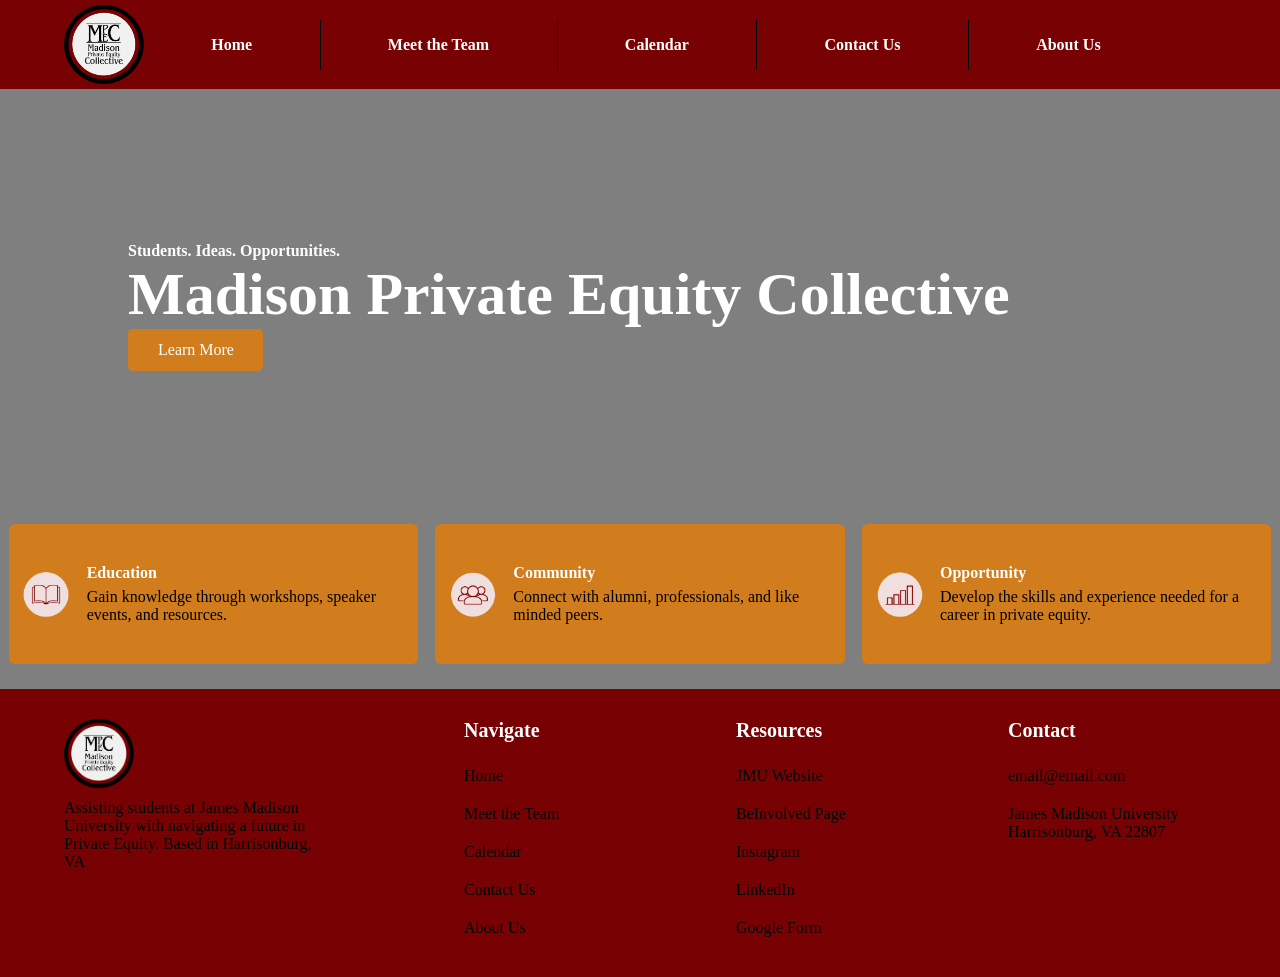
<file: index.html>
<!DOCTYPE html>
<html lang="en">
<head>
    <meta charset="UTF-8">
    <meta name="viewport" content="width=device-width, initial-scale=1.0">
    <title>Home</title>
    <link rel="stylesheet" href="style/header.css">
    <link rel="stylesheet" href="style/footer.css">
    <link rel="stylesheet" href="style/index_body.css">
</head>
<body>
    <!-- The header/nav bar with buttons, this appears on all pages-->
    <header>
        <a href="index.html"><img src="images/mpec.png" height=80px alt="Logo"></a>
        <div class="links">
            <a href="index.html"><h4>Home</h4></a>
            <div></div>
            <a href="team.html"><h4>Meet the Team</h4></a>
            <div></div>
            <a href="calendar.html"><h4>Calendar</h4></a>
            <div></div>
            <a href="contact.html"><h4>Contact Us</h4></a>
            <div></div>
            <a href="about.html"><h4>About Us</h4></a>
        </div>
    </header>
    <!-- Main body fo the index page-->
    <main>
        <div class="title">
            <h4>Students. Ideas. Opportunities.</h4>
            <h1>Madison Private Equity Collective</h1>
            <a href="about.html">Learn More</a>
        </div>
        <!-- Info Cards-->
        <div class="cards">
            <div class="edu">
                <img src="images/e_logo.png" alt="Education">
                <div class="text">
                    <h4>Education</h4>
                    <p>Gain knowledge through workshops, speaker events, and resources.</p>
                </div>
            </div>
                
            <div class="com">
                <img src="images/p_logo.png" alt="Community">
                <div class="text">
                    <h4>Community</h4>
                    <p>Connect with alumni, professionals, and like minded peers.</p>
                </div>
            </div>
                
            <div class="opp">
                <img src="images/o_logo.png" alt="Opportunity">
                <div class="text">
                    <h4>Opportunity</h4>
                    <p>Develop the skills and experience needed for a career in private equity.</p>
                </div>
            </div>
        </div>
    </main>
    <!-- Footer, this appears on all pages-->
    <footer>
        <div class="mpec">
            <img src="images/mpec.png" alt="Logo">
            <p>Assisting students at James Madison University with navigating a future in Private Equity. Based in Harrisonburg, VA</p>
        </div>
        <!-- Buttons with the same function as the navbar-->
        <div class="nav">
            <h4>Navigate</h4>
            <ul>
                <li><a href="index.html">Home</a></li>
                <li><a href="team.html">Meet the Team</a></li>
                <li><a href="calendar.html">Calendar</a></li>
                <li><a href="contact.html">Contact Us</a></li>
                <li><a href="about.html">About Us</a></li>
            </ul>
        </div>
        <!-- Buttons with external links-->
        <div class="res">
        <h4>Resources</h4>
            <ul>
                <li><a href="https://www.jmu.edu/index.shtml">JMU Website</a></li>
                <li><a href="https://beinvolved.jmu.edu/feeds?type=club&type_id=74040&tab=about">BeInvolved Page</a></li>
                <li><a href="https://www.instagram.com/madisonprivateequitycollective/">Instagram</a></li>
                <li><a href="https://www.linkedin.com/company/madison-private-equity-collective/">LinkedIn</a></li>
                <li><a href="https://docs.google.com/forms/d/e/1FAIpQLSdvsYQtscABuTjUplhfwosCM-7SsGoZMbuJkFDUd7Hyd3Ss5A/viewform">Google Form</a></li>
            </ul>
        </div>
        <!-- Contact Info-->
        <div class="con">
            <h4>Contact</h4>
            <ul>
                <li>email@email.com</li>
                <li>James Madison University<br>Harrisonburg, VA 22807</li>
            </ul>
        </div>
    </footer>
</body>
</html>
</file>
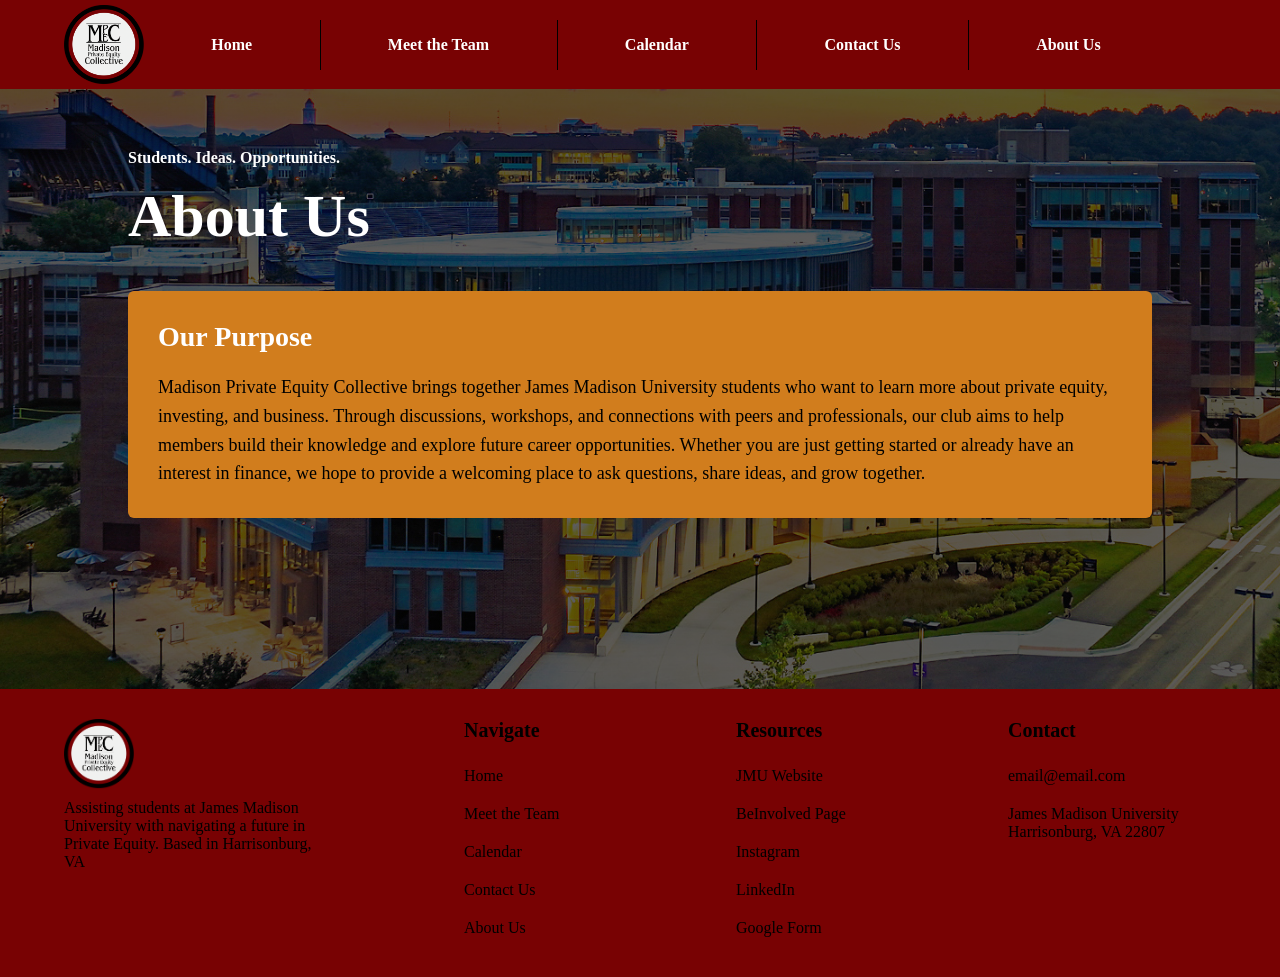
<file: about.html>
<!DOCTYPE html>
<html lang="en">
<head>
    <meta charset="UTF-8">
    <meta name="viewport" content="width=device-width, initial-scale=1.0">
    <title>About Us</title>
    <link rel="stylesheet" href="style/header.css">
    <link rel="stylesheet" href="style/footer.css">
    <link rel="stylesheet" href="style/about_body.css">
</head>
<body>
    <!-- The header/nav bar with buttons, this appears on all pages-->
    <header>
        <a href="index.html"><img src="images/mpec.png" height=80px alt="Logo"></a>
        <div class="links">
            <a href="index.html"><h4>Home</h4></a>
            <div></div>
            <a href="team.html"><h4>Meet the Team</h4></a>
            <div></div>
            <a href="calendar.html"><h4>Calendar</h4></a>
            <div></div>
            <a href="contact.html"><h4>Contact Us</h4></a>
            <div></div>
            <a href="about.html"><h4>About Us</h4></a>
        </div>
    </header>
    <!-- Main body of the about page -->
    <main class="about-page">
        <div class="about-title">
            <h4>Students. Ideas. Opportunities.</h4>
            <h1>About Us</h1>
        </div>
        <div class="about-purpose">
            <h2>Our Purpose</h2>
            <p>Madison Private Equity Collective brings together James Madison University students who want to learn more about private equity, investing, and business. Through discussions, workshops, and connections with peers and professionals, our club aims to help members build their knowledge and explore future career opportunities. Whether you are just getting started or already have an interest in finance, we hope to provide a welcoming place to ask questions, share ideas, and grow together.</p>
        </div>
    </main>
    <!-- Footer, this appears on all pages-->
    <footer>
        <div class="mpec">
            <img src="images/mpec.png" alt="Logo">
            <p>Assisting students at James Madison University with navigating a future in Private Equity. Based in Harrisonburg, VA</p>
        </div>
        <!-- Buttons with the same function as the navbar-->
        <div class="nav">
            <h4>Navigate</h4>
            <ul>
                <li><a href="index.html">Home</a></li>
                <li><a href="team.html">Meet the Team</a></li>
                <li><a href="calendar.html">Calendar</a></li>
                <li><a href="contact.html">Contact Us</a></li>
                <li><a href="about.html">About Us</a></li>
            </ul>
        </div>
        <!-- Buttons with external links-->
        <div class="res">
        <h4>Resources</h4>
            <ul>
                <li><a href="https://www.jmu.edu/index.shtml">JMU Website</a></li>
                <li><a href="https://beinvolved.jmu.edu/feeds?type=club&type_id=74040&tab=about">BeInvolved Page</a></li>
                <li><a href="https://www.instagram.com/madisonprivateequitycollective/">Instagram</a></li>
                <li><a href="https://www.linkedin.com/company/madison-private-equity-collective/">LinkedIn</a></li>
                <li><a href="https://docs.google.com/forms/d/e/1FAIpQLSdvsYQtscABuTjUplhfwosCM-7SsGoZMbuJkFDUd7Hyd3Ss5A/viewform">Google Form</a></li>
            </ul>
        </div>
        <!-- Contact Info-->
        <div class="con">
            <h4>Contact</h4>
            <ul>
                <li>email@email.com</li>
                <li>James Madison University<br>Harrisonburg, VA 22807</li>
            </ul>
        </div>
    </footer>
</body>
</html>
</file>
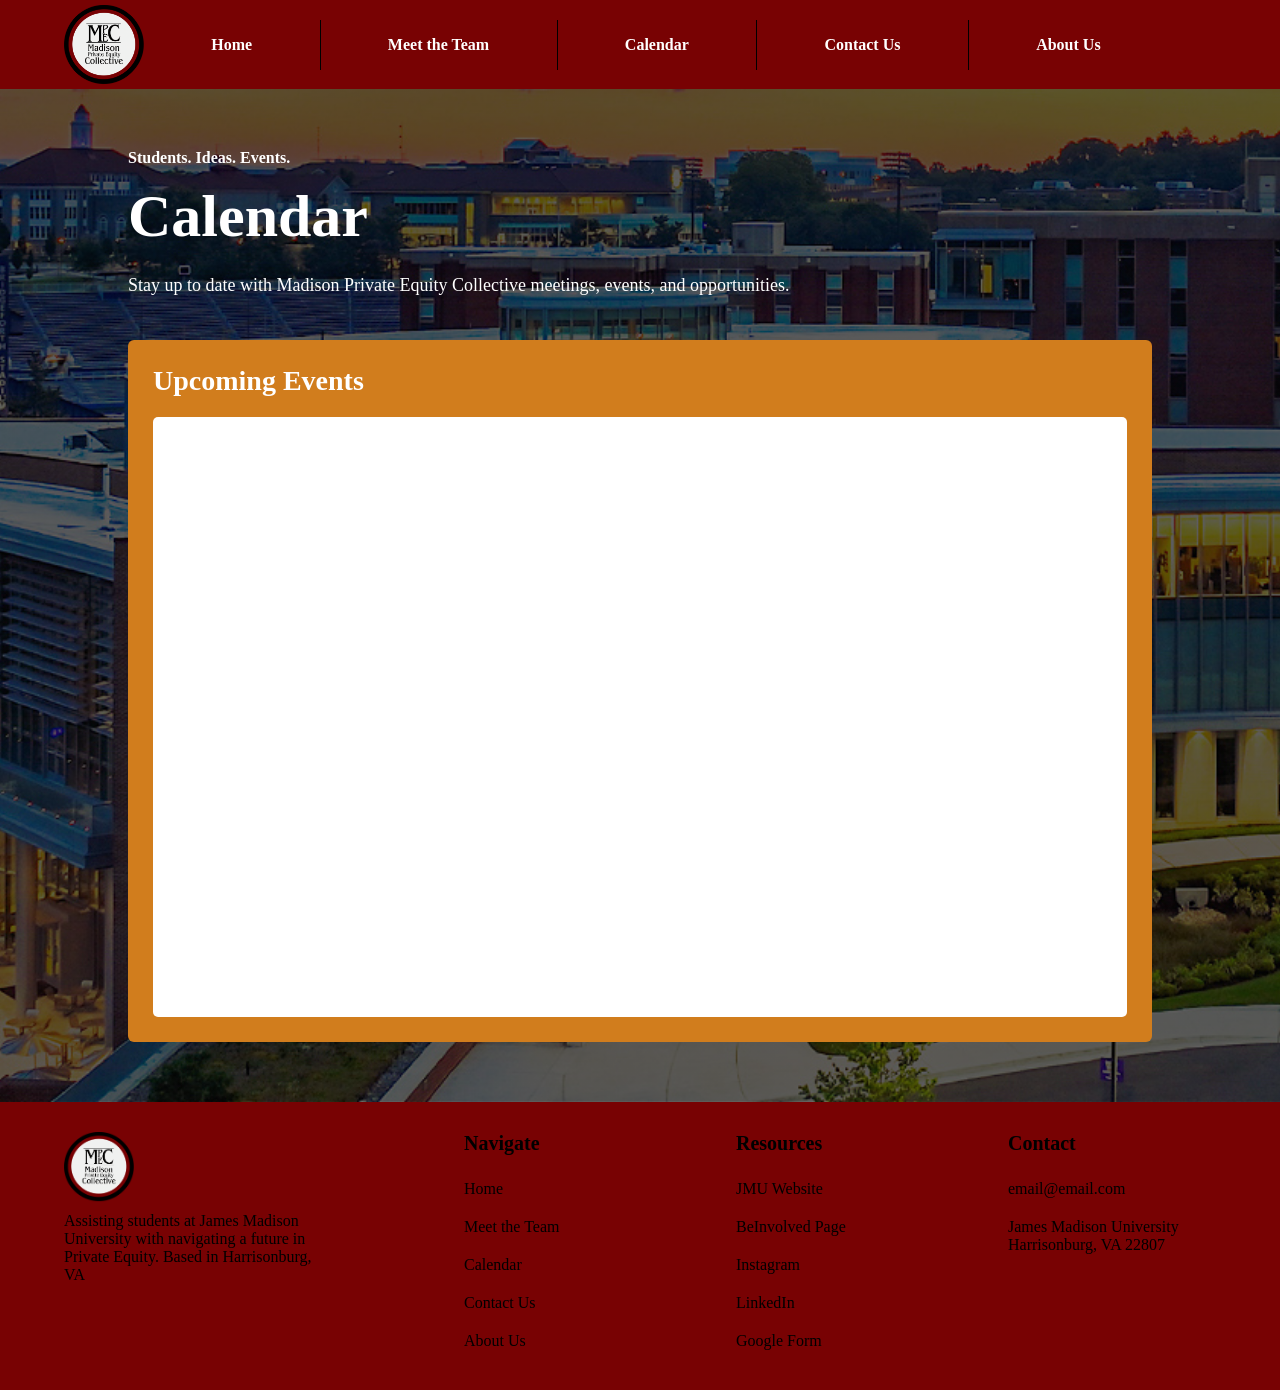
<file: calendar.html>
<!DOCTYPE html>
<html lang="en">
<head>
    <meta charset="UTF-8">
    <meta name="viewport" content="width=device-width, initial-scale=1.0">
    <title>Calendar</title>
    <link rel="stylesheet" href="style/header.css">
    <link rel="stylesheet" href="style/footer.css">
    <link rel="stylesheet" href="style/calendar_body.css">
</head>
<body>
    <!-- The header/nav bar with buttons, this appears on all pages-->
    <header>
        <a href="index.html"><img src="images/mpec.png" height=80px alt="Logo"></a>
        <div class="links">
            <a href="index.html"><h4>Home</h4></a>
            <div></div>
            <a href="team.html"><h4>Meet the Team</h4></a>
            <div></div>
            <a href="calendar.html"><h4>Calendar</h4></a>
            <div></div>
            <a href="contact.html"><h4>Contact Us</h4></a>
            <div></div>
            <a href="about.html"><h4>About Us</h4></a>
        </div>
    </header>
    <!-- Main body for the calendar page-->
    <main class="calendar-page">
        <div class="calendar-title">
            <h4>Students. Ideas. Events.</h4>
            <h1>Calendar</h1>
            <p>Stay up to date with Madison Private Equity Collective meetings, events, and opportunities.</p>
        </div>
        <!-- Embedded Google Calendar-->
        <div class="calendar-box">
            <h2>Upcoming Events</h2>
            <iframe src="https://calendar.google.com/calendar/embed?src=8981548096bcf356e2b2583a7c98d2ca2970f9aff73582b9955f8df8a84feb92%40group.calendar.google.com&amp;ctz=America%2FNew_York" title="Madison Private Equity Collective events calendar" width="800" height="600"></iframe>
        </div>
    </main>
    <!-- Footer, this appears on all pages-->
    <footer>
        <div class="mpec">
            <img src="images/mpec.png" alt="Logo">
            <p>Assisting students at James Madison University with navigating a future in Private Equity. Based in Harrisonburg, VA</p>
        </div>
        <!-- Buttons with the same function as the navbar-->
        <div class="nav">
            <h4>Navigate</h4>
            <ul>
                <li><a href="index.html">Home</a></li>
                <li><a href="team.html">Meet the Team</a></li>
                <li><a href="calendar.html">Calendar</a></li>
                <li><a href="contact.html">Contact Us</a></li>
                <li><a href="about.html">About Us</a></li>
            </ul>
        </div>
        <!-- Buttons with external links-->
        <div class="res">
        <h4>Resources</h4>
            <ul>
                <li><a href="https://www.jmu.edu/index.shtml">JMU Website</a></li>
                <li><a href="https://beinvolved.jmu.edu/feeds?type=club&type_id=74040&tab=about">BeInvolved Page</a></li>
                <li><a href="https://www.instagram.com/madisonprivateequitycollective/">Instagram</a></li>
                <li><a href="https://www.linkedin.com/company/madison-private-equity-collective/">LinkedIn</a></li>
                <li><a href="https://docs.google.com/forms/d/e/1FAIpQLSdvsYQtscABuTjUplhfwosCM-7SsGoZMbuJkFDUd7Hyd3Ss5A/viewform">Google Form</a></li>
            </ul>
        </div>
        <!-- Contact Info-->
        <div class="con">
            <h4>Contact</h4>
            <ul>
                <li>email@email.com</li>
                <li>James Madison University<br>Harrisonburg, VA 22807</li>
            </ul>
        </div>
    </footer>
</body>
</html>
</file>
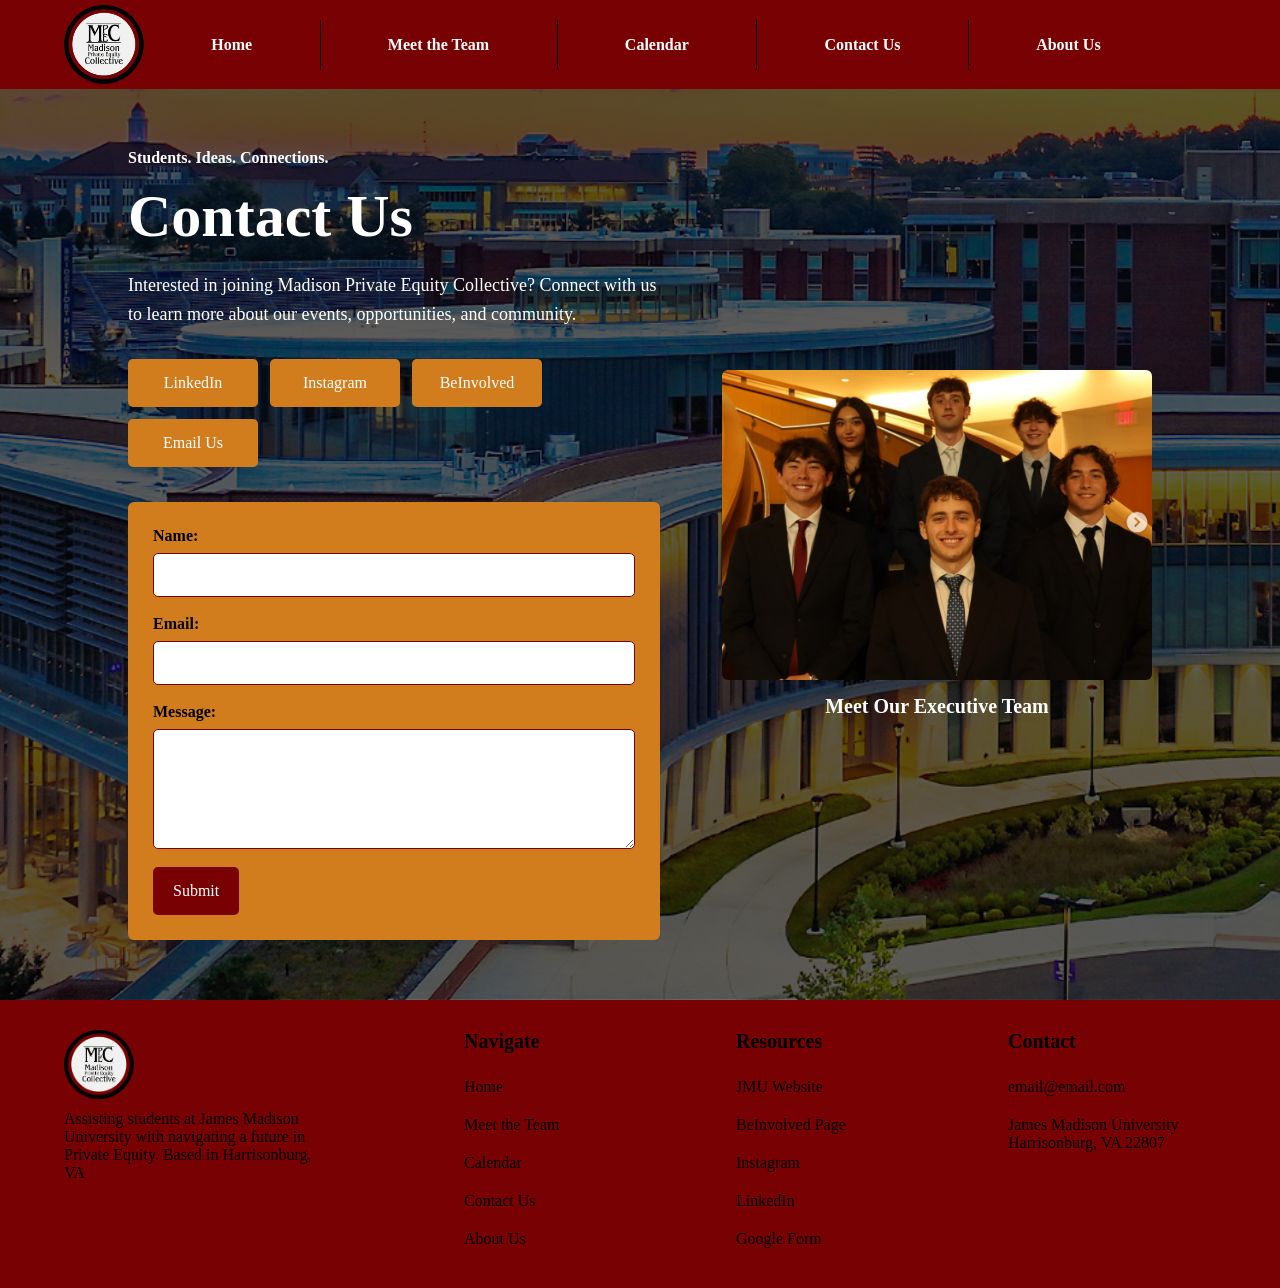
<file: contact.html>
<!DOCTYPE html>
<html lang="en">
<head>
    <meta charset="UTF-8">
    <meta name="viewport" content="width=device-width, initial-scale=1.0">
    <title>Contact Us</title>
    <link rel="stylesheet" href="style/header.css">
    <link rel="stylesheet" href="style/footer.css">
    <link rel="stylesheet" href="style/contact_body.css">
</head>
<body>
    <!-- The header/nav bar with buttons, this appears on all pages-->
    <header>
        <a href="index.html"><img src="images/mpec.png" height=80px alt="Logo"></a>
        <div class="links">
            <a href="index.html"><h4>Home</h4></a>
            <div></div>
            <a href="team.html"><h4>Meet the Team</h4></a>
            <div></div>
            <a href="calendar.html"><h4>Calendar</h4></a>
            <div></div>
            <a href="contact.html"><h4>Contact Us</h4></a>
            <div></div>
            <a href="about.html"><h4>About Us</h4></a>
        </div>
    </header>
    <!-- Different links and ways to contact the Club and it's team members-->
    <main class="contact">
        <div class="contact-text">
            <h4>Students. Ideas. Connections.</h4>
            <h1>Contact Us</h1>
            <p>Interested in joining Madison Private Equity Collective? Connect with us to learn more about our events, opportunities, and community.</p>
            <div class="contact-buttons">
                <a href="https://www.linkedin.com/company/madison-private-equity-collective/">LinkedIn</a>
                <a href="https://www.instagram.com/madisonprivateequitycollective/">Instagram</a>
                <a href="https://beinvolved.jmu.edu/feeds?type=club&type_id=74040&tab=about">BeInvolved</a>
                <a href="mailto:email@email.com">Email Us</a>
            </div>
            <!-- Email Form-->
            <form>
                <label for="name">Name:</label>
                <input type="text" id="name" name="name" required>
                <label for="email">Email:</label>
                <input type="email" id="email" name="email" required>
                <label for="message">Message:</label>
                <textarea id="message" name="message" rows="5" required></textarea>
            
                <button type="submit">Submit</button>
            </form>
        </div>
        <div class="contact-team">
            <!-- Replace the entire src value with images/exec-team.jpg when ready. -->
            <img src="images/team.png" alt="Executive Team">
            <h4>Meet Our Executive Team</h4>
        </div>
    </main>
    <!-- Footer, this appears on all pages-->
    <footer>
        <div class="mpec">
            <img src="images/mpec.png" alt="Logo">
            <p>Assisting students at James Madison University with navigating a future in Private Equity. Based in Harrisonburg, VA</p>
        </div>
        <!-- Buttons with the same function as the navbar-->
        <div class="nav">
            <h4>Navigate</h4>
            <ul>
                <li><a href="index.html">Home</a></li>
                <li><a href="team.html">Meet the Team</a></li>
                <li><a href="calendar.html">Calendar</a></li>
                <li><a href="contact.html">Contact Us</a></li>
                <li><a href="about.html">About Us</a></li>
            </ul>
        </div>
        <!-- Buttons with external links-->
        <div class="res">
        <h4>Resources</h4>
            <ul>
                <li><a href="https://www.jmu.edu/index.shtml">JMU Website</a></li>
                <li><a href="https://beinvolved.jmu.edu/feeds?type=club&type_id=74040&tab=about">BeInvolved Page</a></li>
                <li><a href="https://www.instagram.com/madisonprivateequitycollective/">Instagram</a></li>
                <li><a href="https://www.linkedin.com/company/madison-private-equity-collective/">LinkedIn</a></li>
                <li><a href="https://docs.google.com/forms/d/e/1FAIpQLSdvsYQtscABuTjUplhfwosCM-7SsGoZMbuJkFDUd7Hyd3Ss5A/viewform">Google Form</a></li>
            </ul>
        </div>
        <!-- Contact Info-->
        <div class="con">
            <h4>Contact</h4>
            <ul>
                <li>email@email.com</li>
                <li>James Madison University<br>Harrisonburg, VA 22807</li>
            </ul>
        </div>
    </footer>
</body>
</html>
</file>
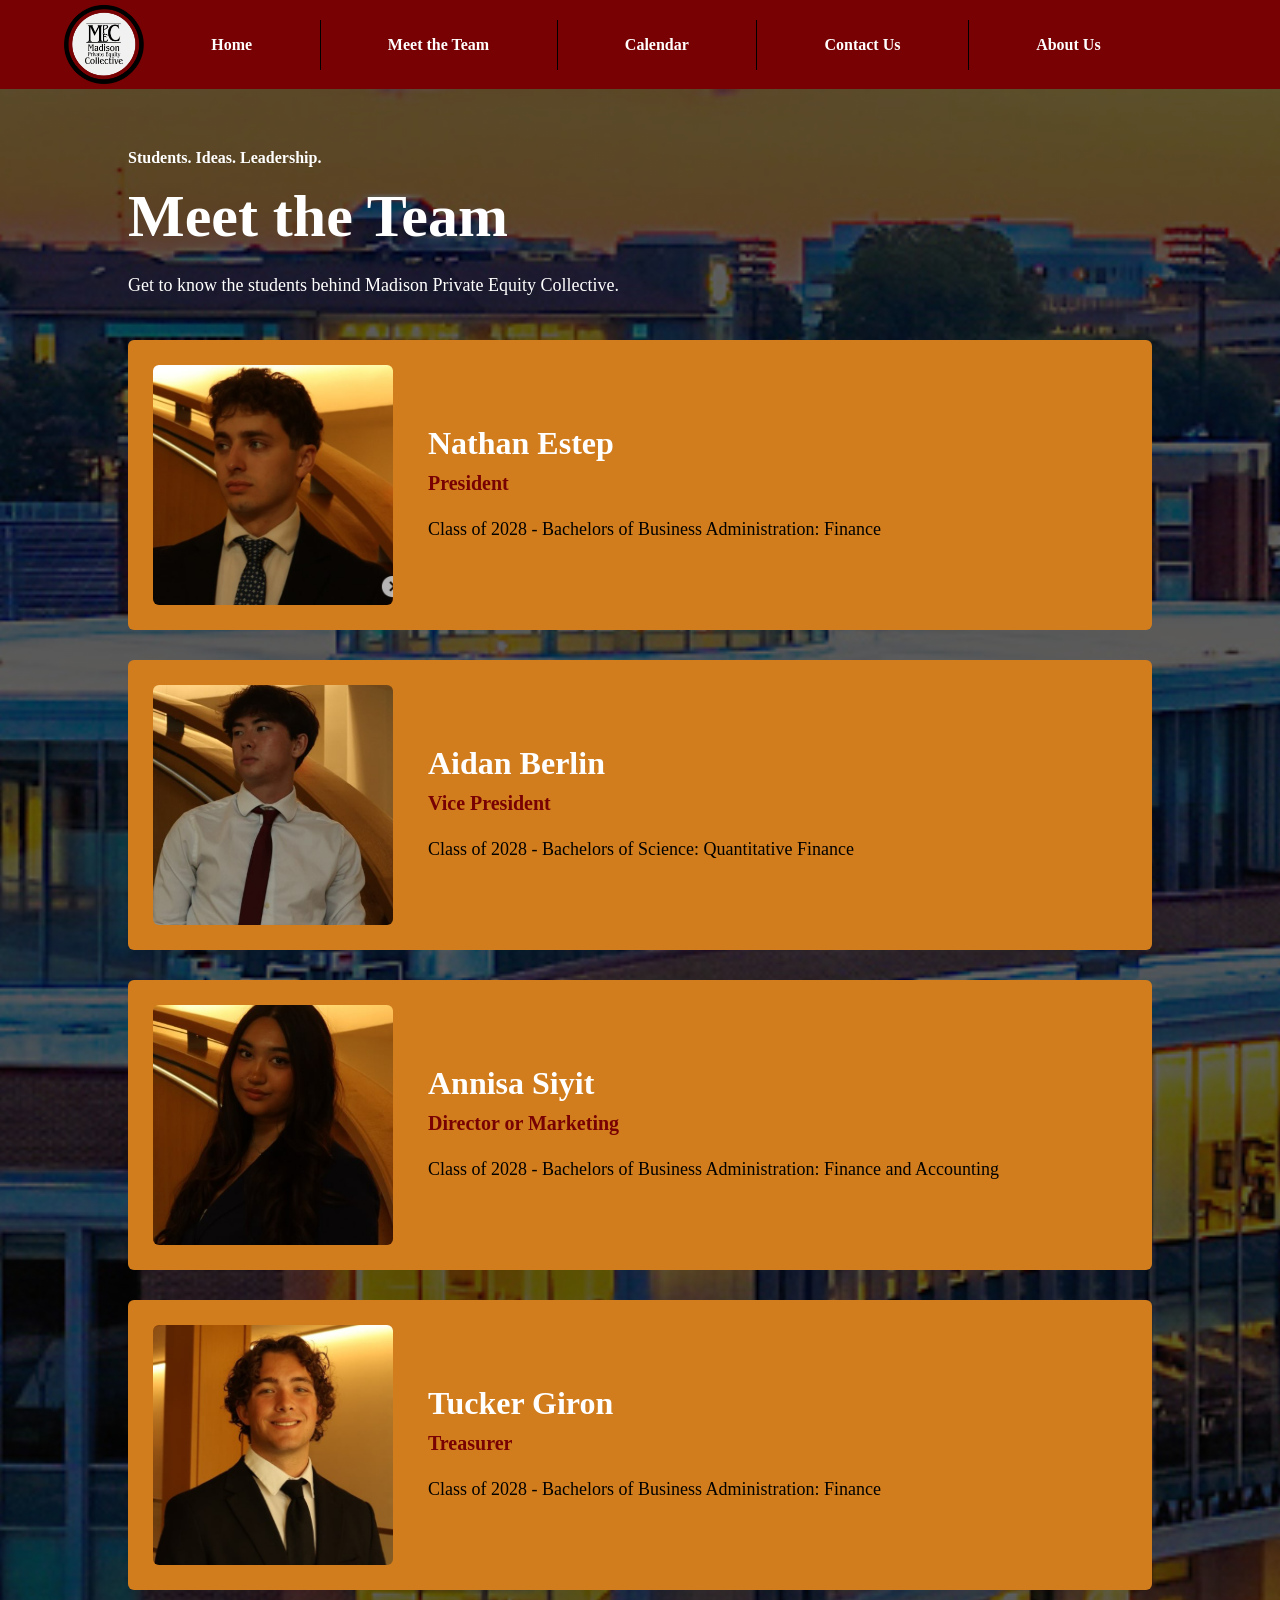
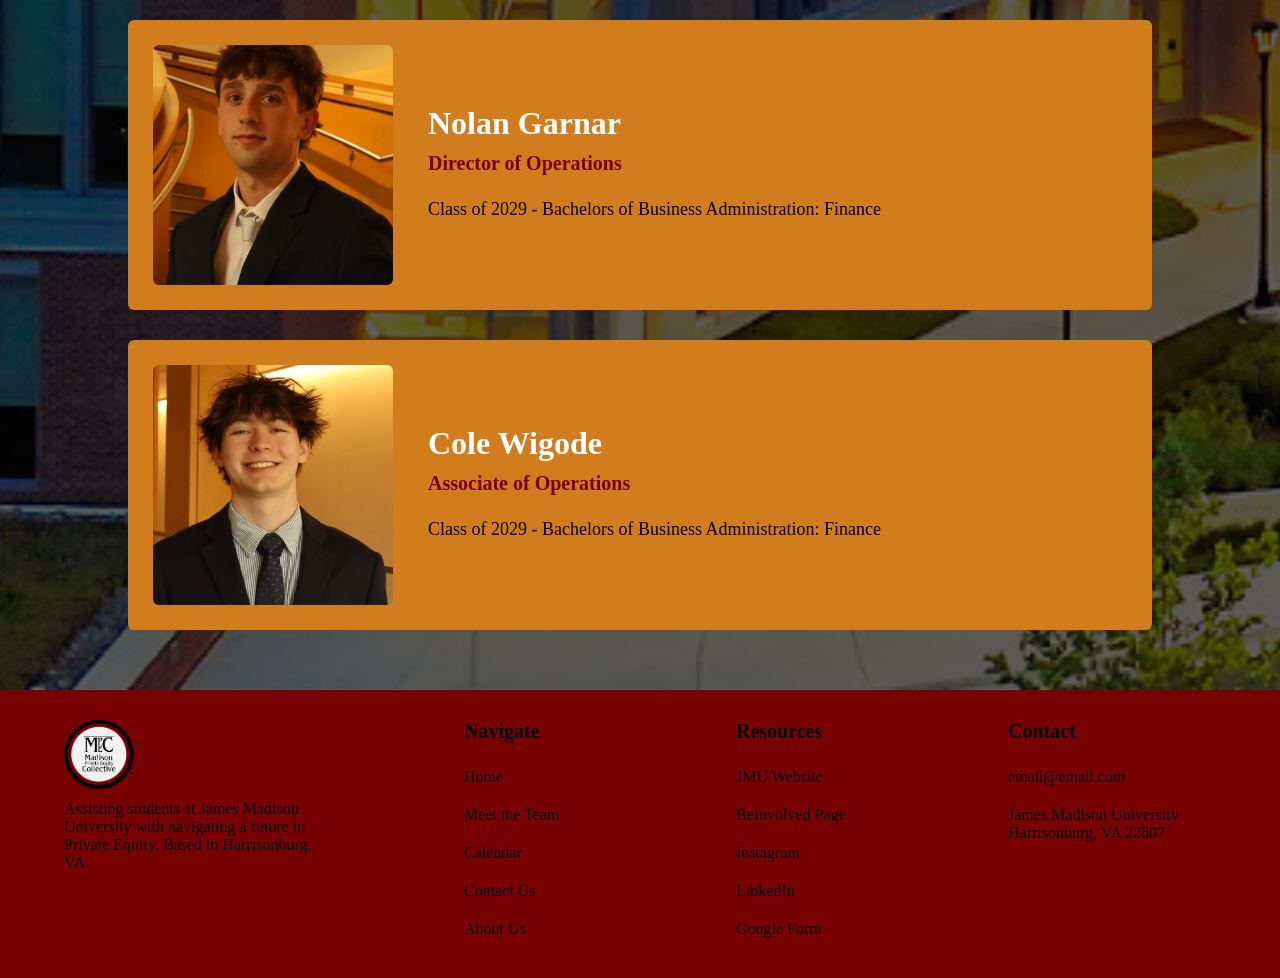
<file: team.html>
<!DOCTYPE html>
<html lang="en">
<head>
    <meta charset="UTF-8">
    <meta name="viewport" content="width=device-width, initial-scale=1.0">
    <title>The Team</title>
    <link rel="stylesheet" href="style/header.css">
    <link rel="stylesheet" href="style/footer.css">
    <link rel="stylesheet" href="style/team_body.css">
</head>
<body>
    <!-- The header/nav bar with buttons, this appears on all pages-->
    <header>
        <a href="index.html"><img src="images/mpec.png" height=80px alt="Logo"></a>
        <div class="links">
            <a href="index.html"><h4>Home</h4></a>
            <div></div>
            <a href="team.html"><h4>Meet the Team</h4></a>
            <div></div>
            <a href="calendar.html"><h4>Calendar</h4></a>
            <div></div>
            <a href="contact.html"><h4>Contact Us</h4></a>
            <div></div>
            <a href="about.html"><h4>About Us</h4></a>
        </div>
    </header>
    <main class="team">
        <div class="team-title">
            <h4>Students. Ideas. Leadership.</h4>
            <h1>Meet the Team</h1>
            <p>Get to know the students behind Madison Private Equity Collective.</p>
        </div>
        <!-- Team member cards-->
        <div class="team-members">
            <div class="team-member">
                <img src="images/nathan.png" alt="Nathan Estep">
                <div class="member-info">
                    <h2>Nathan Estep</h2>
                    <h3>President</h3>
                    <p>Class of 2028 - Bachelors of Business Administration: Finance</p>
                </div>
            </div>
            <div class="team-member">
                <img src="images/aidan.png" alt="Aidan Berlin">
                <div class="member-info">
                    <h2>Aidan Berlin</h2>
                    <h3>Vice President</h3>
                    <p>Class of 2028 - Bachelors of Science: Quantitative Finance</p>
                </div>
            </div>
            <div class="team-member">
                <img src="images/annisa.png" alt="Annisa Siyit">
                <div class="member-info">
                    <h2>Annisa Siyit</h2>
                    <h3>Director or Marketing</h3>
                    <p>Class of 2028 - Bachelors of Business Administration: Finance and Accounting</p>
                </div>
            </div>
            <div class="team-member">
                <img src="images/tucker.png" alt="Tucker Giron">
                <div class="member-info">
                    <h2>Tucker Giron</h2>
                    <h3>Treasurer</h3>
                    <p>Class of 2028 - Bachelors of Business Administration: Finance</p>
                </div>
            </div>
            <div class="team-member">
                <img src="images/Nolan.png" alt="Nolan Garnar">
                <div class="member-info">
                    <h2>Nolan Garnar</h2>
                    <h3>Director of Operations</h3>
                    <p>Class of 2029 - Bachelors of Business Administration: Finance</p>
                </div>
            </div>
            <div class="team-member">
                <img src="images/Cole.png" alt="Cole Wigode">
                <div class="member-info">
                    <h2>Cole Wigode</h2>
                    <h3>Associate of Operations</h3>
                    <p>Class of 2029 - Bachelors of Business Administration: Finance</p>
                </div>
            </div>
        </div>
    </main>
    <!-- Footer, this appears on all pages-->
    <footer>
        <div class="mpec">
            <img src="images/mpec.png" alt="Logo">
            <p>Assisting students at James Madison University with navigating a future in Private Equity. Based in Harrisonburg, VA</p>
        </div>
        <!-- Buttons with the same function as the navbar-->
        <div class="nav">
            <h4>Navigate</h4>
            <ul>
                <li><a href="index.html">Home</a></li>
                <li><a href="team.html">Meet the Team</a></li>
                <li><a href="calendar.html">Calendar</a></li>
                <li><a href="contact.html">Contact Us</a></li>
                <li><a href="about.html">About Us</a></li>
            </ul>
        </div>
        <!-- Buttons with external links-->
        <div class="res">
        <h4>Resources</h4>
            <ul>
                <li><a href="https://www.jmu.edu/index.shtml">JMU Website</a></li>
                <li><a href="https://beinvolved.jmu.edu/feeds?type=club&type_id=74040&tab=about">BeInvolved Page</a></li>
                <li><a href="https://www.instagram.com/madisonprivateequitycollective/">Instagram</a></li>
                <li><a href="https://www.linkedin.com/company/madison-private-equity-collective/">LinkedIn</a></li>
                <li><a href="https://docs.google.com/forms/d/e/1FAIpQLSdvsYQtscABuTjUplhfwosCM-7SsGoZMbuJkFDUd7Hyd3Ss5A/viewform">Google Form</a></li>
            </ul>
        </div>
        <!-- Contact Info-->
        <div class="con">
            <h4>Contact</h4>
            <ul>
                <li>email@email.com</li>
                <li>James Madison University<br>Harrisonburg, VA 22807</li>
            </ul>
        </div>
    </footer>
</body>
</html>
</file>
<file: style/header.css>
*{
    margin: 0;
}
header{
    display: flex;
    background-color: #780203;
    position: sticky;
    top: 0;
    left: 0;
    width: 100%;
    z-index: 1000;
}
header > a{
    padding-left: 5%;
    padding-top: 5px;
}
.links {
    display: flex;
    justify-content: space-evenly;
    align-self: center;
    width: 80%;
}
.links a{
    font-size: 16px;
    font-family: Georgia, 'Times New Roman', Times, serif;
    color: white;
    text-decoration: none;
    align-self: center;
    transition: font-size 0.2s ease-in-out;
}
.links div{
    width: 1px;
    height: 50px;
    background-color: black;
}
.links a:hover{
    font-size: 20px;
}
</file>
<file: style/footer.css>
footer{
    display: flex;
    background-color: #780203; 
}

footer a{
    text-decoration: none;
    color: black;
}
footer ul{
    list-style-type: none;
    padding: 0;
    margin: 0;
}
footer li{
    padding-top: 10px;
    padding-bottom: 10px;
}
footer h4{
    font-size: 20px;
    padding-bottom: 15px;
}
.mpec{
    display: flex;
    flex-direction: column;
    width: 25%;
    padding-right: 10%;
    padding-left: 5%;
    padding-top: 30px;
    padding-bottom: 30px;
}
.mpec img{
    padding-bottom: 10px;
    height: 70px;
    width: 70px;
}
.nav{
    display: flex;
    flex-direction: column;
    width: 25%;
    padding-top: 30px;
    padding-bottom: 30px;
}
.res{
    display: flex;
    flex-direction: column;
    width: 25%;
    padding-top: 30px;
    padding-bottom: 30px;
}
.con{
    display: flex;
    flex-direction: column;
    width: 25%;
    padding-top: 30px;
    padding-bottom: 30px;
}
</file>
<file: style/index_body.css>
main{
    background-image: 
        linear-gradient(rgba(0, 0, 0, 0.5), rgba(0, 0, 0, 0.5)),
        url("https://www.jmu.edu/_images/cob/page-headers/cob-enews-header-2000x666.jpg");
    background-size: cover;
    background-position: center;
    background-repeat: no-repeat;
    width: 100%;
    height: 600px;
}

.title{
    display: flex;
    justify-content: center;
    flex-direction: column;
    height: 435px;
    padding-left: 10%;

}
.title h1{
    font-size: 60px;
}
.title a{
    background-color: rgb(209, 125, 29);
    transition: background-color 0.2s ease-in-out;
    color: white;
    transition: color 0.2s ease-in-out;
    width: 100px;
    padding: 1%;
    padding-left: 30px;
    padding-right: 5px;
    border-radius: 5px;
}
.title a:hover{
    background-color: white;
    color: rgb(209, 125, 29);

}
.title h1, h4, a{
    text-decoration: none;
    color: white;
}
.cards{
    display: flex;
    justify-content: space-around;
    height: 140px;
}
.edu{
    display: flex;
    width: 30%;
    background-color: rgb(209, 125, 29);
    padding: 1%;
    border-radius: 6px;
}
.edu img{
    justify-content: flex-end;
    align-self: center;
    height: 50px;
}
.com{
    display: flex;
    width: 30%;
    background-color: rgb(209, 125, 29);
    padding: 1%;
    border-radius: 6px;
}
.com img{
    justify-content: flex-end;
    align-self: center;
    height: 50px;
}
.opp{
    display: flex;
    width: 30%;
    background-color: rgb(209, 125, 29);
    padding: 1%;
    border-radius: 6px;
}
.opp img{
    justify-content: flex-end;
    align-self: center;
    height: 50px;
}
.text{
    display: flex;
    justify-content: center;
    flex-direction: column;
    padding: 4%;
}
.text h4{
    padding-bottom: 6px;

}
/* This is the media querie for the different browser/screen sizes. */
@media (max-width: 700px){
    main{
        height: auto;
        min-height: 600px;
        padding-bottom: 30px;
    }
    .title{
        height: auto;
        padding: 45px 7%;
        gap: 15px;
    }
    .title h1{
        font-size: 42px;
    }
    .title a{
        padding: 15px 20px;
        text-align: center;
    }
    .cards{
        flex-direction: column;
        height: auto;
        gap: 20px;
        padding: 0 7%;
    }
    .edu,
    .com,
    .opp{
        width: 100%;
        box-sizing: border-box;
        padding: 20px;
    }
    .cards img{
        flex-shrink: 0;
    }
    .text{
        min-width: 0;
        padding: 0 0 0 15px;
    }
}
</file>
<file: style/about_body.css>
.about-page{
    min-height: 600px;
    padding: 60px 10%;
    box-sizing: border-box;
    background-color: #302923;
    background-image:
        linear-gradient(rgba(0, 0, 0, 0.5), rgba(0, 0, 0, 0.5)),
        url("../images/cob.jpg");
    background-size: cover;
    background-position: center;
    color: white;
}
.about-title{
    margin-bottom: 40px;
}
.about-title h4{
    margin-bottom: 15px;
}
.about-title h1{
    font-size: 60px;
}
.about-purpose{
    padding: 30px;
    background-color: rgb(209, 125, 29);
    border-radius: 6px;
}
.about-purpose h2{
    font-size: 28px;
    margin-bottom: 20px;
}
.about-purpose p{
    font-size: 18px;
    line-height: 1.6;
    color: black;
}
/* This is the media querie for the different browser/screen sizes. */
@media (max-width: 700px){
    .about-page{
        padding: 45px 7%;
    }
    .about-title h1{
        font-size: 42px;
    }
    .about-purpose{
        padding: 20px;
    }
}
</file>
<file: style/calendar_body.css>
.calendar-page{
    padding: 60px 10%;
    background-color: #302923;
    background-image:
        linear-gradient(rgba(0, 0, 0, 0.5), rgba(0, 0, 0, 0.5)),
        url("../images/cob.jpg");
    background-size: cover;
    background-position: center;
    color: white;
}
.calendar-title{
    margin-bottom: 40px;
}
.calendar-title h4{
    margin-bottom: 15px;
}
.calendar-title h1{
    font-size: 60px;
    margin-bottom: 20px;
}
.calendar-title p{
    font-size: 18px;
    line-height: 1.6;
}
.calendar-box{
    padding: 25px;
    background-color: rgb(209, 125, 29);
    border-radius: 6px;
}
.calendar-box h2{
    font-size: 28px;
    margin-bottom: 20px;
}
.calendar-box iframe{
    display: block;
    width: 100%;
    height: 600px;
    border: 0;
    border-radius: 5px;
    background-color: white;
}
/* This is the media querie for the different browser/screen sizes. */
@media (max-width: 700px){
    .calendar-page{
        padding: 45px 4%;
    }
    .calendar-title h1{
        font-size: 42px;
    }
    .calendar-box{
        padding: 12px;
    }
    .calendar-box h2{
        font-size: 24px;
    }
}
</file>
<file: style/contact_body.css>
.contact{
    display: flex;
    align-items: center;
    justify-content: space-between;
    gap: 6%;
    min-height: 600px;
    padding: 60px 10%;
    box-sizing: border-box;
    background-image:
        linear-gradient(rgba(0, 0, 0, 0.5), rgba(0, 0, 0, 0.5)),
        url("../images/cob.jpg");
    background-size: cover;
    background-position: center;
    color: white;
}
.contact-text{
    width: 52%;
}
.contact-text h4{
    margin-bottom: 15px;
}
.contact-text h1{
    font-size: 60px;
    margin-bottom: 20px;
}
.contact-text p{
    font-size: 18px;
    line-height: 1.6;
    margin-bottom: 30px;
}
.contact-buttons{
    display: flex;
    flex-wrap: wrap;
    gap: 12px;
}
.contact-buttons a{
    width: 130px;
    padding: 15px 10px;
    box-sizing: border-box;
    border-radius: 5px;
    background-color: rgb(209, 125, 29);
    color: white;
    text-decoration: none;
    text-align: center;
    transition: background-color 0.2s ease-in-out, color 0.2s ease-in-out;
}
.contact-buttons a:hover,
.contact-buttons a:focus-visible{
    background-color: white;
    color: rgb(209, 125, 29);
}
.contact-team{
    width: 42%;
    text-align: center;
}
.contact-team img{
    display: block;
    width: 100%;
    border-radius: 6px;
}
.contact-team h4{
    margin-top: 15px;
    font-size: 20px;
}
/* Email form */
.contact form{
    display: flex;
    flex-direction: column;
    margin-top: 35px;
    padding: 25px;
    background-color: rgb(209, 125, 29);
    border-radius: 6px;
}
.contact form label{
    color: black;
    font-weight: bold;
    margin-bottom: 8px;
}
.contact form input,
.contact form textarea{
    width: 100%;
    box-sizing: border-box;
    padding: 12px;
    margin-bottom: 18px;
    border: 1px solid #780203;
    border-radius: 5px;
    font: inherit;
    color: black;
    background-color: white;
}
.contact form textarea{
    resize: vertical;
    min-height: 120px;
}
.contact form input:focus,
.contact form textarea:focus{
    outline: 2px solid #780203;
    outline-offset: 2px;
}
.contact form button{
    align-self: flex-start;
    padding: 15px 20px;
    border: 0;
    border-radius: 5px;
    background-color: #780203;
    color: white;
    font: inherit;
    cursor: pointer;
    transition: background-color 0.2s ease-in-out, color 0.2s ease-in-out;
}
.contact form button:hover,
.contact form button:focus-visible{
    background-color: white;
    color: #780203;
}
/* This is the media querie for the different browser/screen sizes. */
@media (max-width: 700px){
    .contact{
        flex-direction: column;
        gap: 35px;
        padding: 45px 7%;
    }
    .contact-text,
    .contact-team{
        width: 100%;
    }
    .contact-text h1{
        font-size: 42px;
    }
    .contact-buttons a{
        width: calc(50% - 6px);
    }
}
</file>
<file: style/team_body.css>
.team{
    padding: 60px 10%;
    background-color: #302923;
    background-image:
        linear-gradient(rgba(0, 0, 0, 0.5), rgba(0, 0, 0, 0.5)),
        url("../images/cob.jpg");
    background-size: cover;
    background-position: center;
    color: white;
}
.team-title{
    margin-bottom: 40px;
}
.team-title h4{
    margin-bottom: 15px;
}
.team-title h1{
    font-size: 60px;
    margin-bottom: 20px;
}
.team-title p{
    font-size: 18px;
    line-height: 1.6;
}
.team-members{
    display: flex;
    flex-direction: column;
    gap: 30px;
}
.team-member{
    display: flex;
    align-items: center;
    gap: 35px;
    padding: 25px;
    background-color: rgb(209, 125, 29);
    border-radius: 6px;
}
.team-member img{
    width: 240px;
    height: 240px;
    object-fit: cover;
    flex-shrink: 0;
    border-radius: 6px;
}
.member-info h2{
    font-size: 32px;
    margin-bottom: 10px;
}
.member-info h3{
    font-size: 20px;
    margin-bottom: 20px;
    color: #780203;
}
.member-info p{
    font-size: 18px;
    line-height: 1.6;
    color: black;
}
/* This is the media querie for the different browser/screen sizes. */
@media (max-width: 700px){
    .team{
        padding: 45px 7%;
    }
    .team-title h1{
        font-size: 42px;
    }
    .team-member{
        flex-direction: column;
        align-items: flex-start;
        gap: 25px;
        padding: 20px;
    }
    .team-member img{
        width: 100%;
        height: auto;
        aspect-ratio: 1;
    }
    .member-info h2{
        font-size: 28px;
    }
}
</file>
